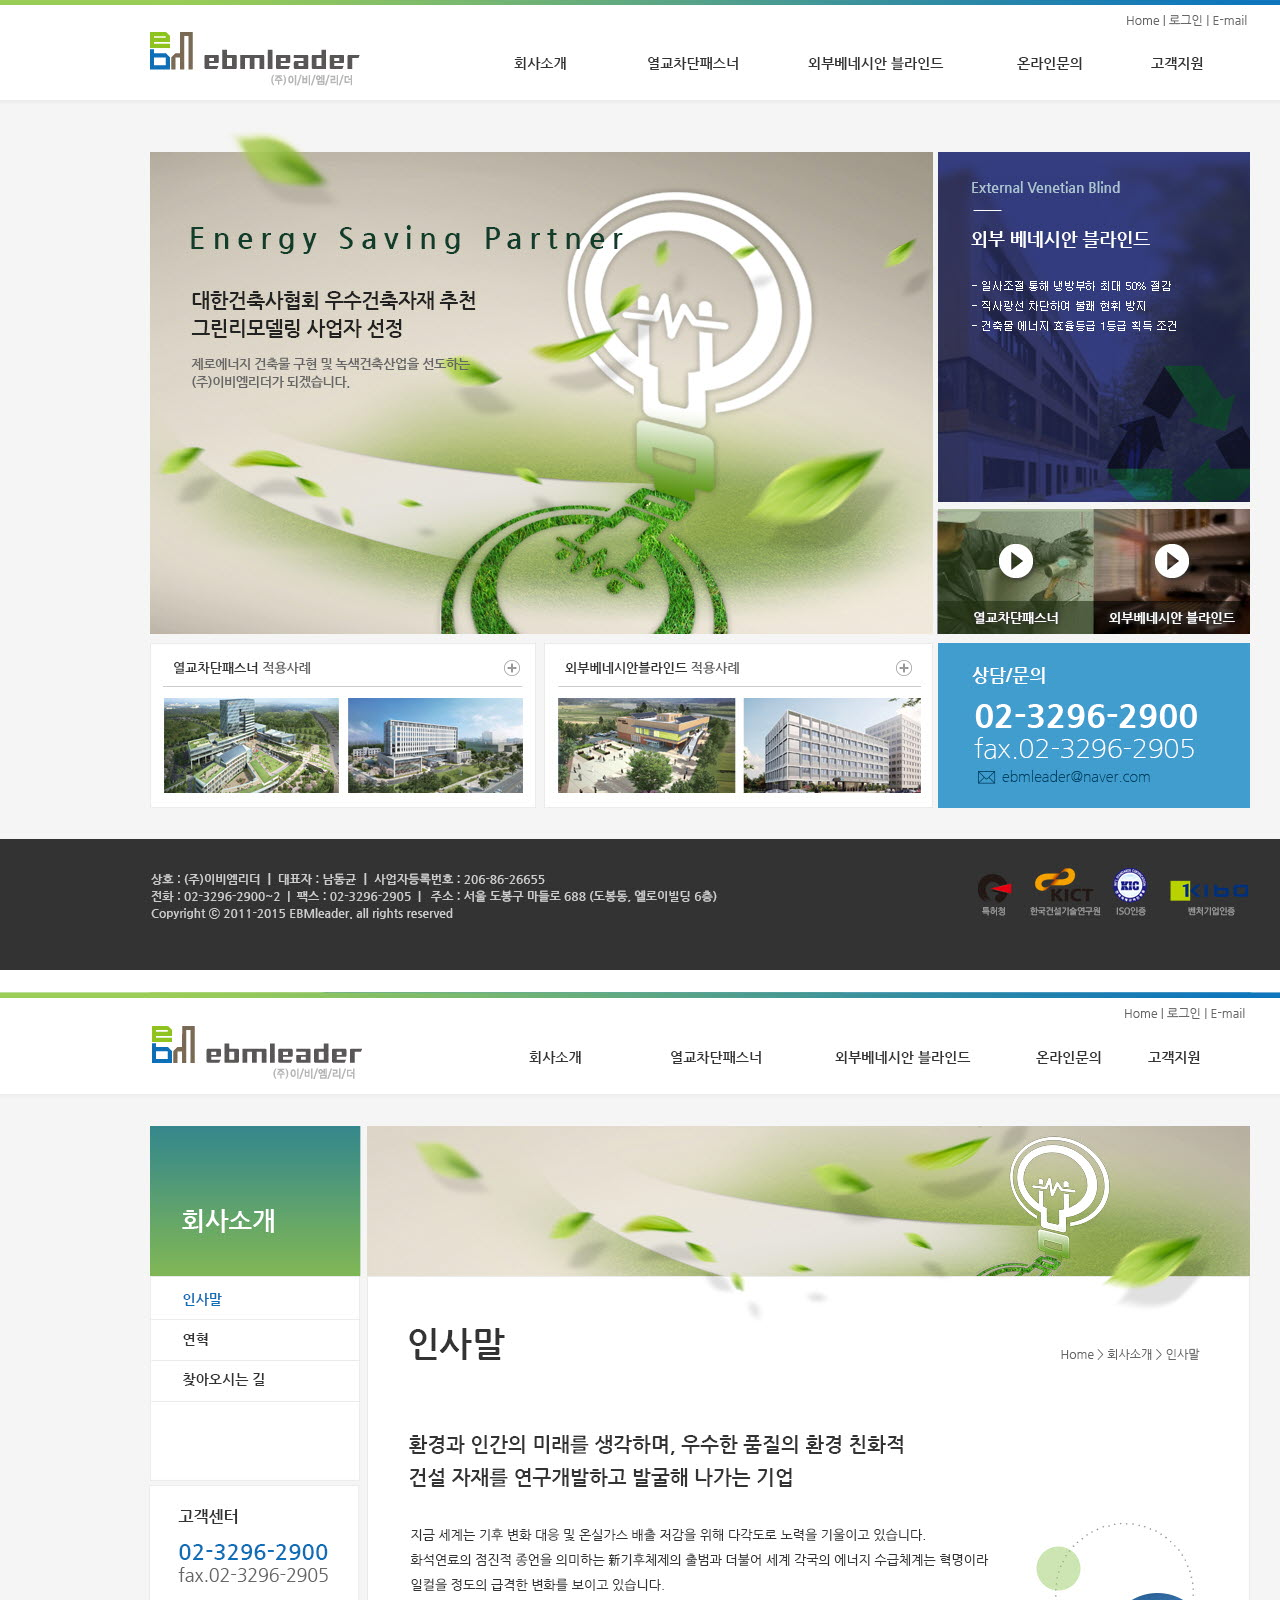
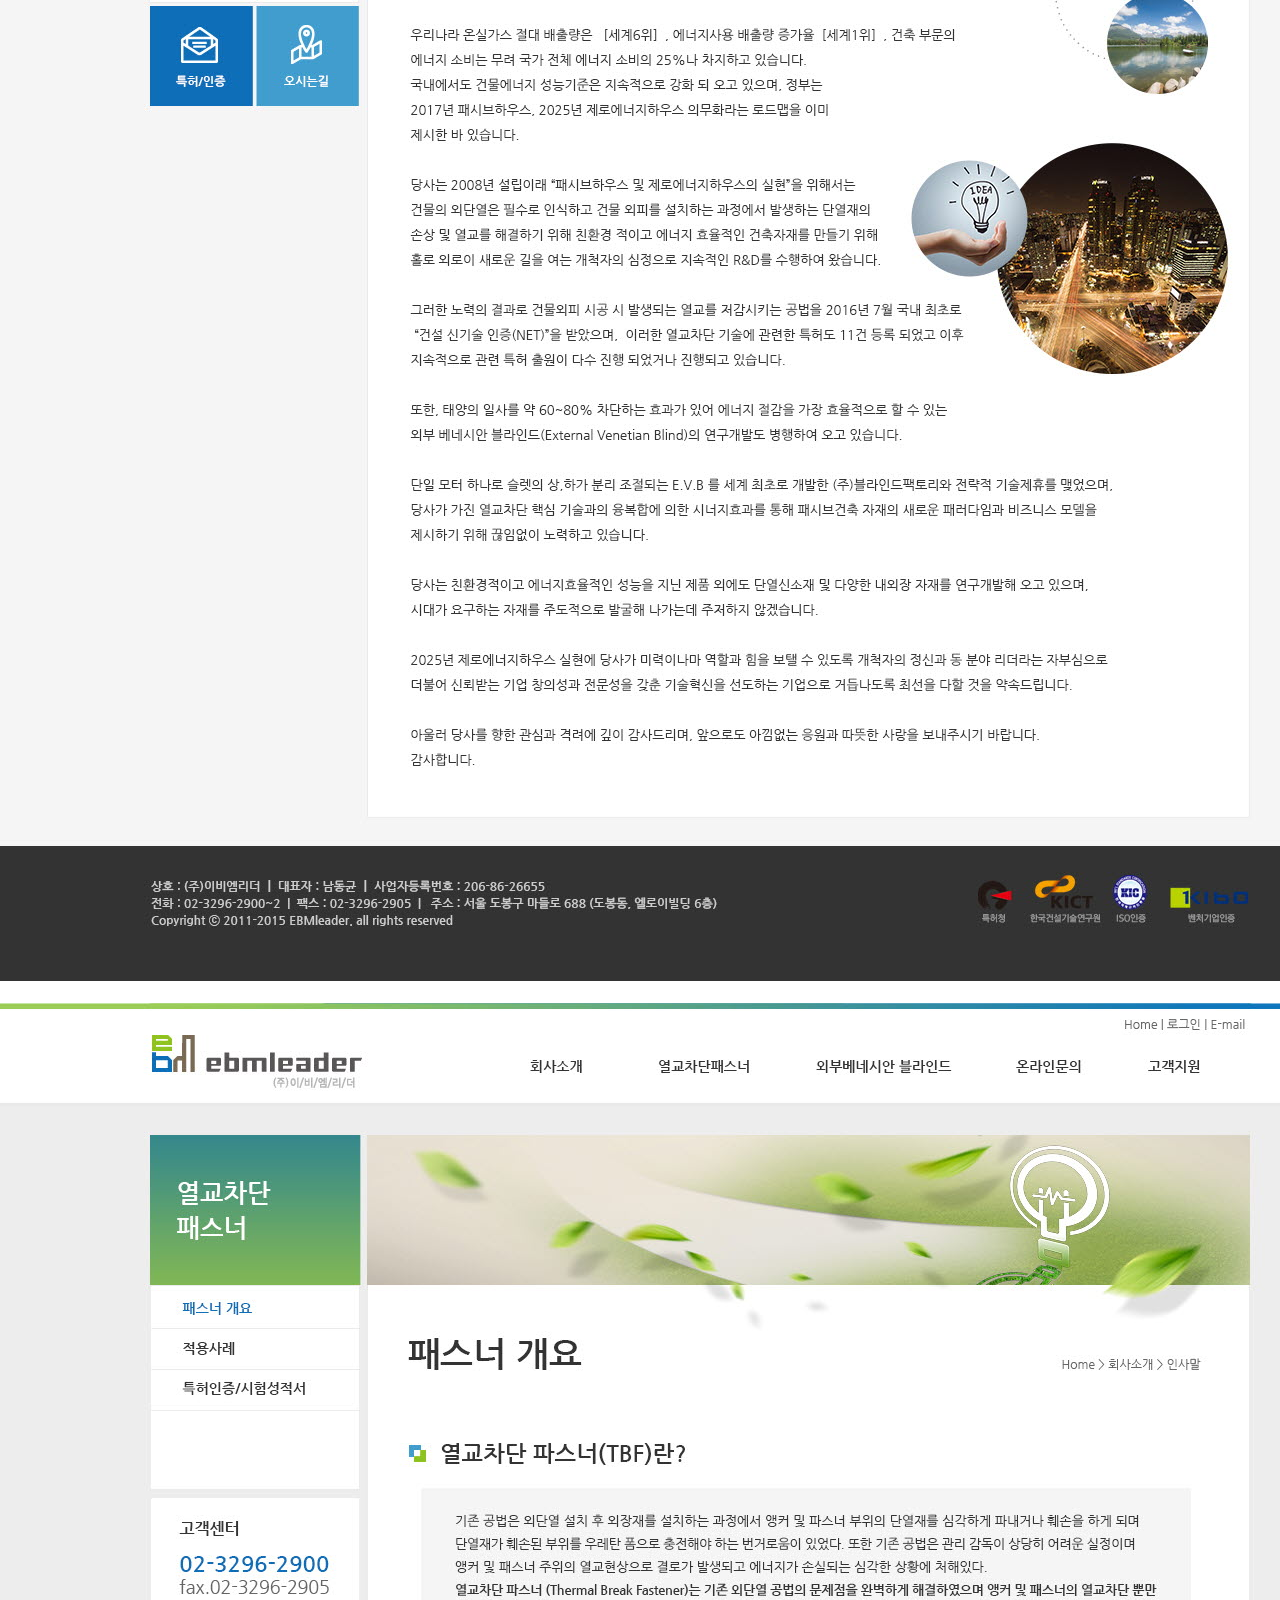
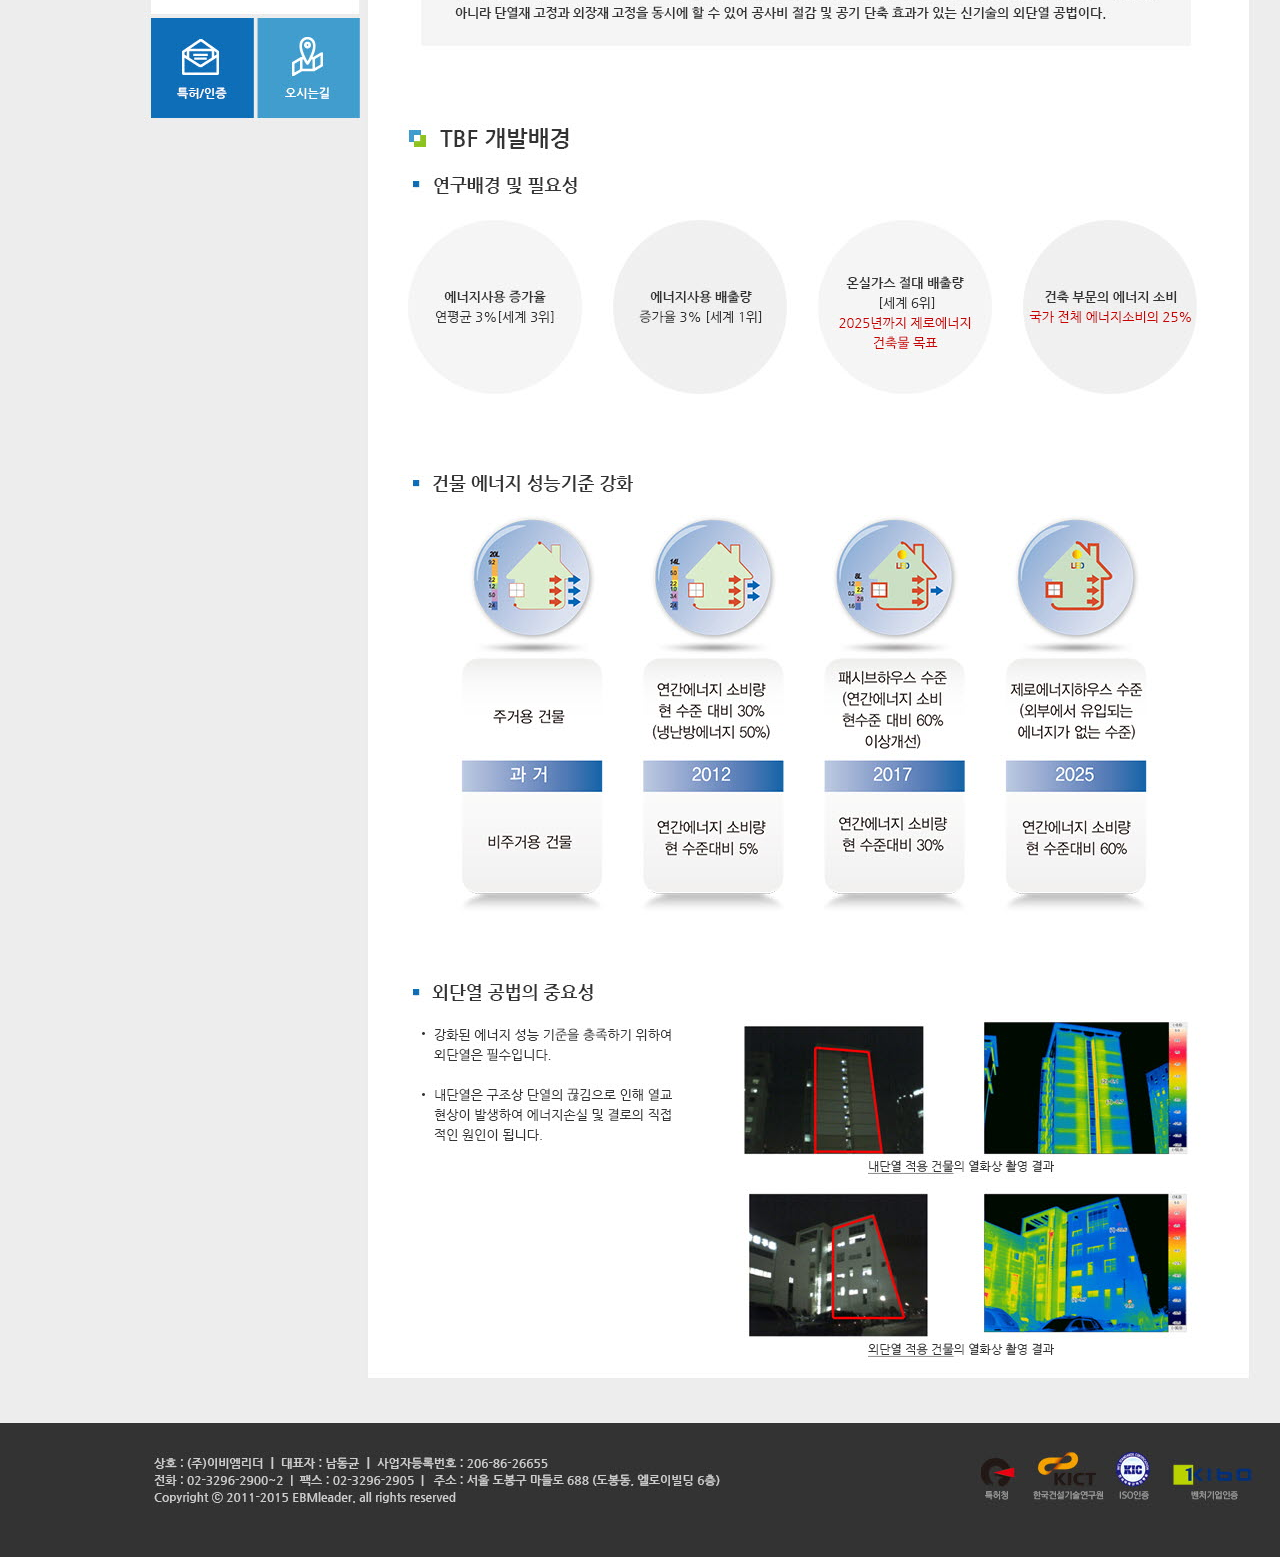
<file: sub01_page.html>
<!DOCTYPE html>
<!--[if lt IE 7]>      <html class="no-js lt-ie9 lt-ie8 lt-ie7"> <![endif]-->
<!--[if IE 7]>         <html class="no-js lt-ie9 lt-ie8"> <![endif]-->
<!--[if IE 8]>         <html class="no-js lt-ie9"> <![endif]-->
<!--[if gt IE 8]><!--> <html class="no-js"> <!--<![endif]-->
	<head>
	<meta charset="utf-8">
	<meta http-equiv="X-UA-Compatible" content="IE=edge">
	<title>이비엠리더</title>
	<meta name="viewport" content="width=device-width, initial-scale=1">
	<style>
	* { margin:0; padding:0;}
	</style>

	</head>
	<body>

	<div align="center"><img src="images/sub/index01.jpg" ><br><br><img src="images/sub/index01_sub01.jpg" ><br><br><img src="images/sub/index01_sub02.jpg" ><br></div>
    </body>
</html>
</file>
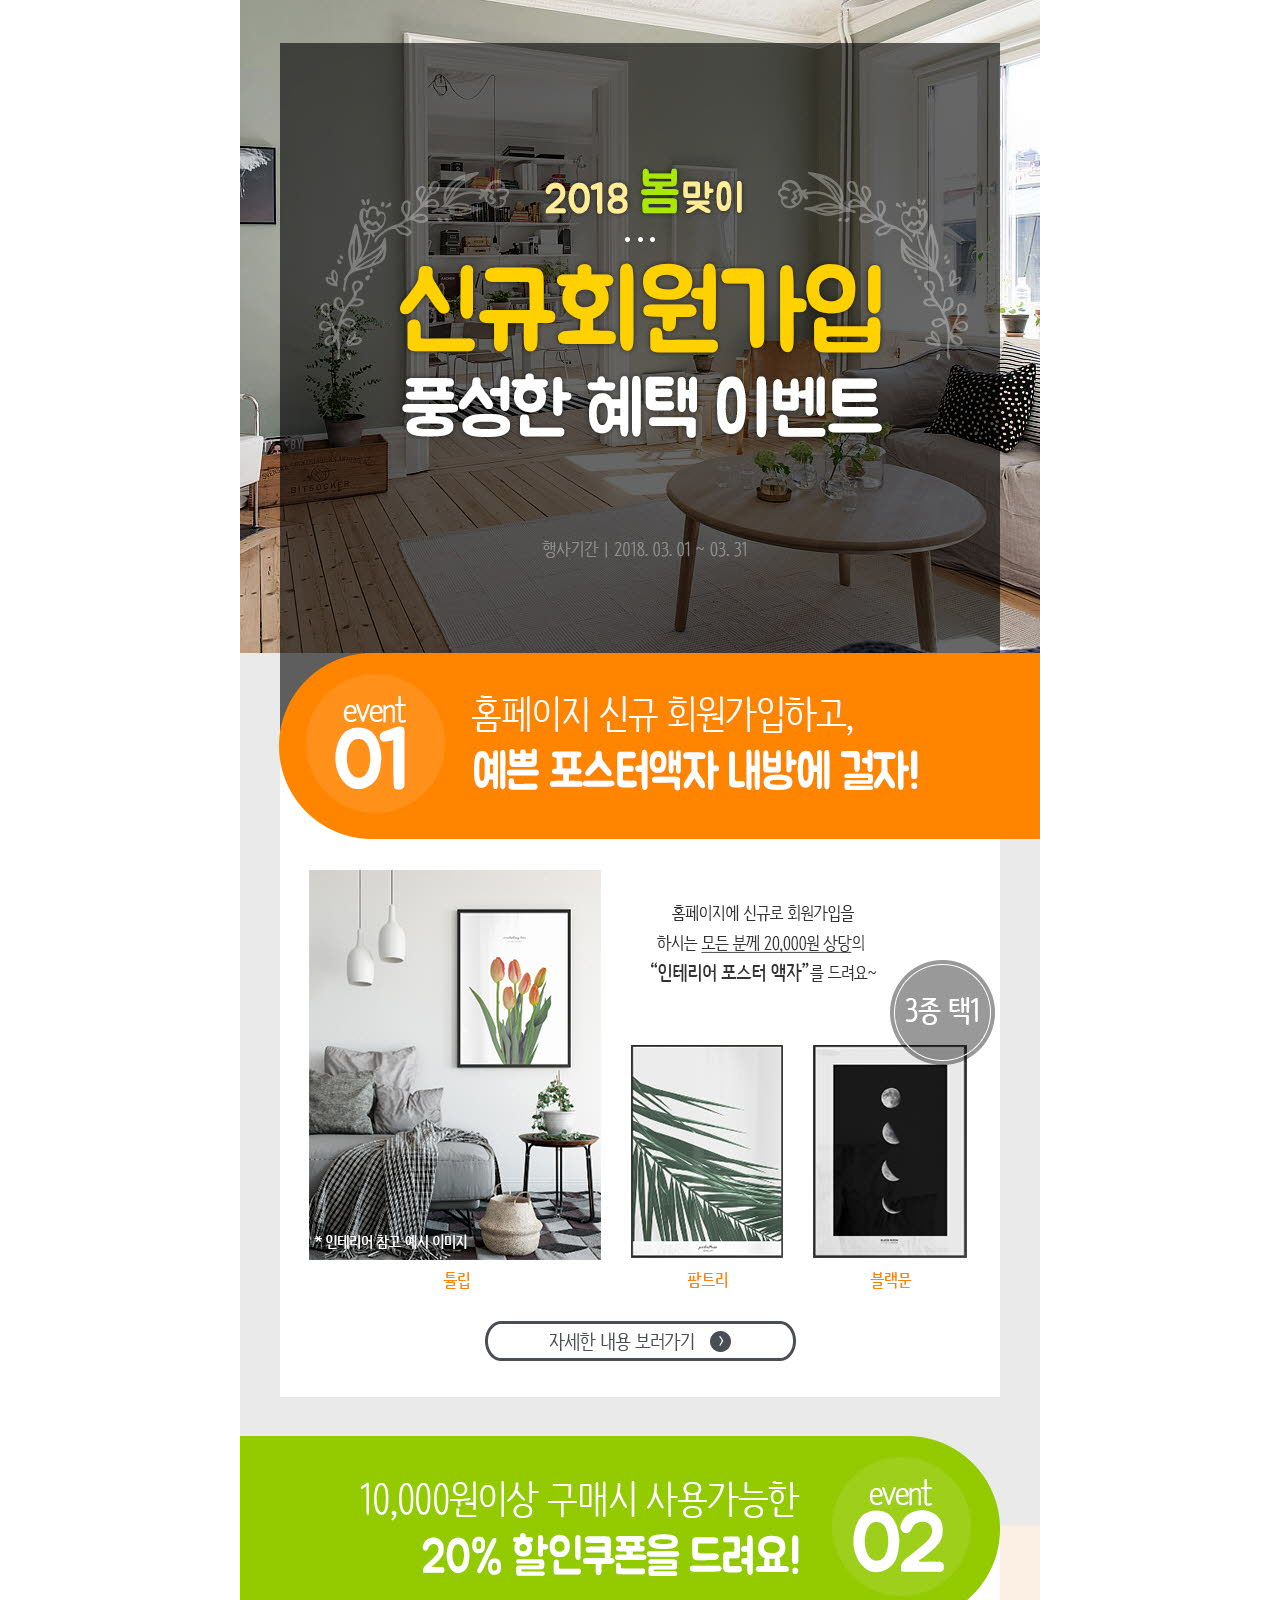
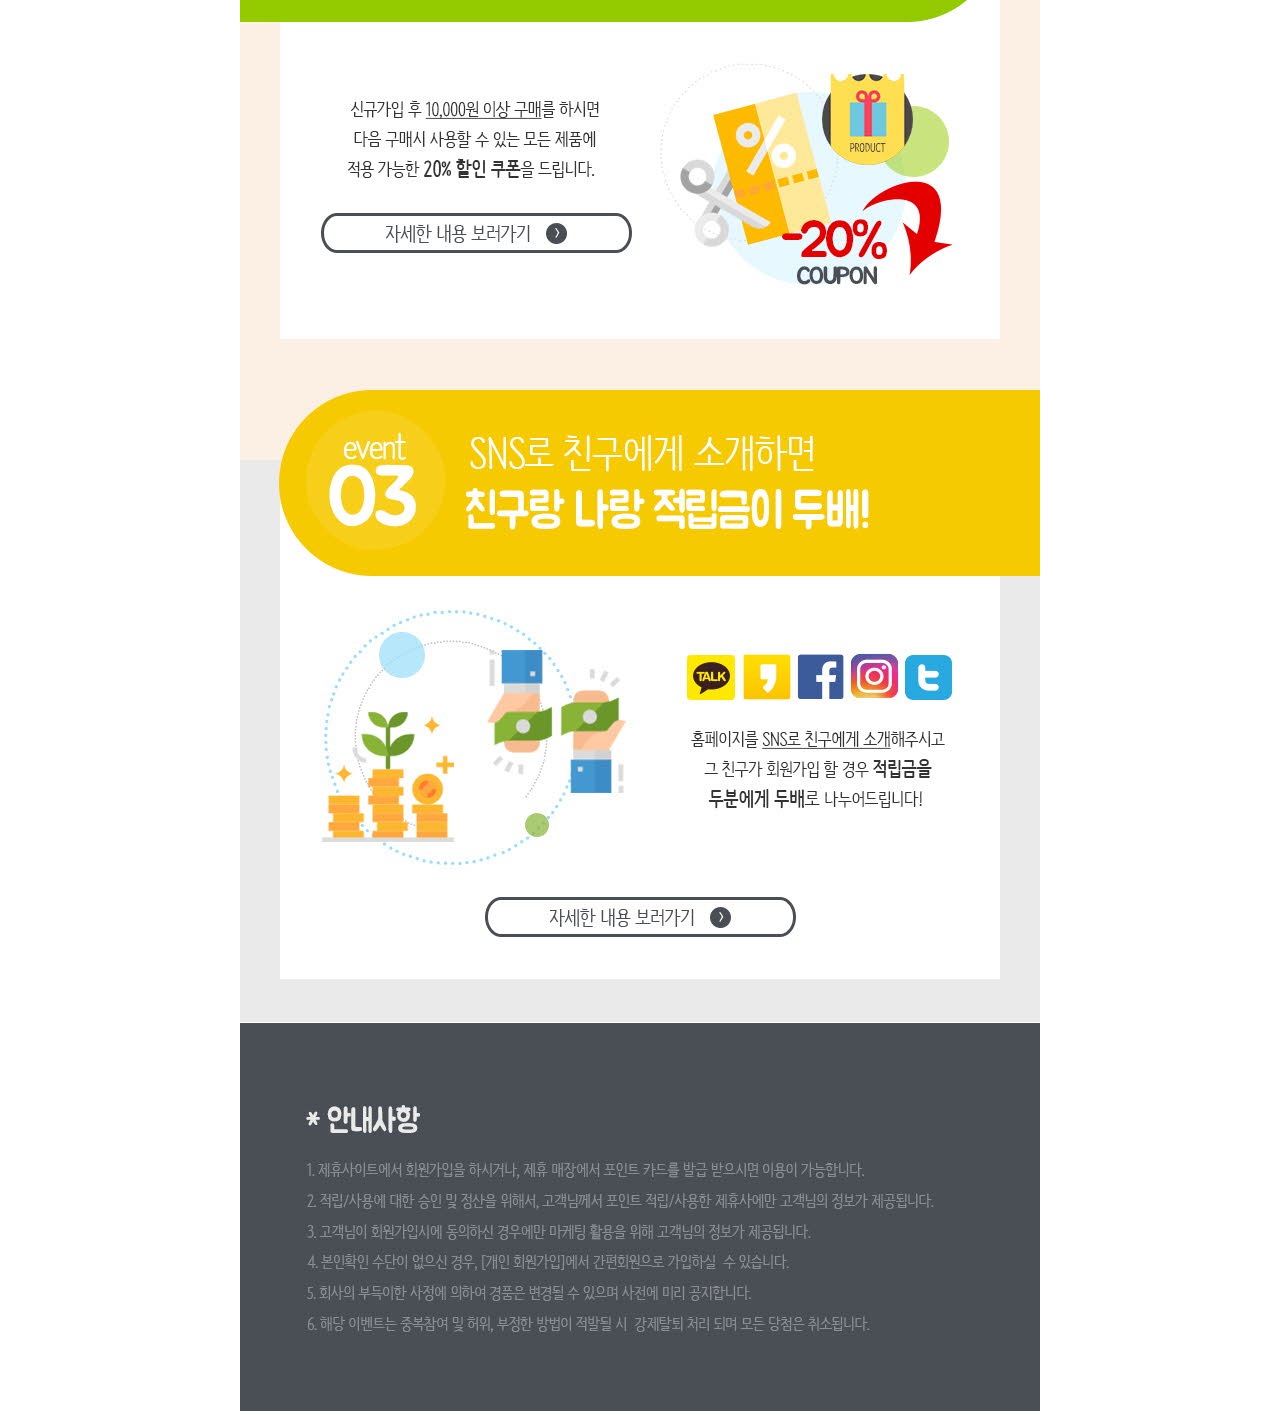
<file: sub05_page.html>
<!DOCTYPE html>
<!--[if lt IE 7]>      <html class="no-js lt-ie9 lt-ie8 lt-ie7"> <![endif]-->
<!--[if IE 7]>         <html class="no-js lt-ie9 lt-ie8"> <![endif]-->
<!--[if IE 8]>         <html class="no-js lt-ie9"> <![endif]-->
<!--[if gt IE 8]><!--> <html class="no-js"> <!--<![endif]-->
	<head>
	<meta charset="utf-8">
	<meta http-equiv="X-UA-Compatible" content="IE=edge">
	<title>설악밸리펜션</title>
	<meta name="viewport" content="width=device-width, initial-scale=1">
	<style>
	* { margin:0; padding:0;}
	</style>

	</head>
	<body>
	
	<div align="center"><img src="images/sub/index05.jpg" ></div>
    </body>
</html>
</file>
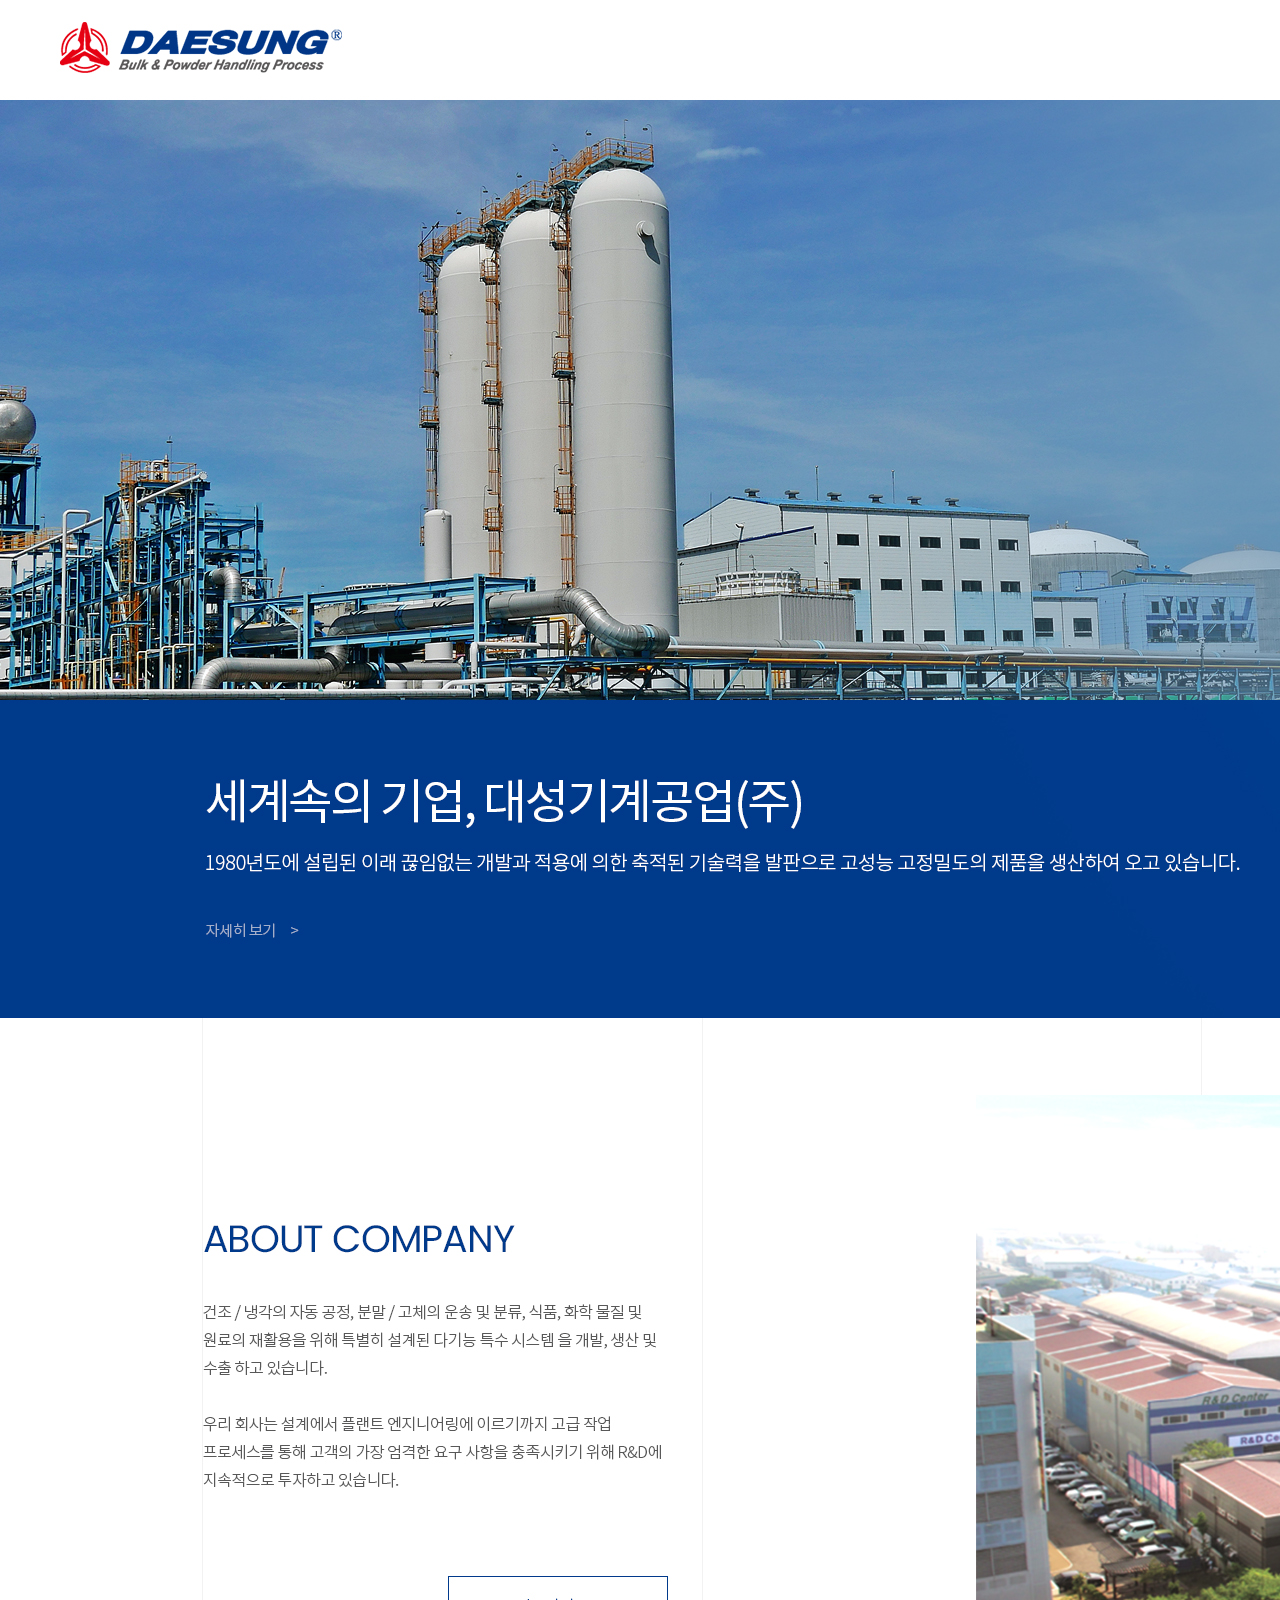
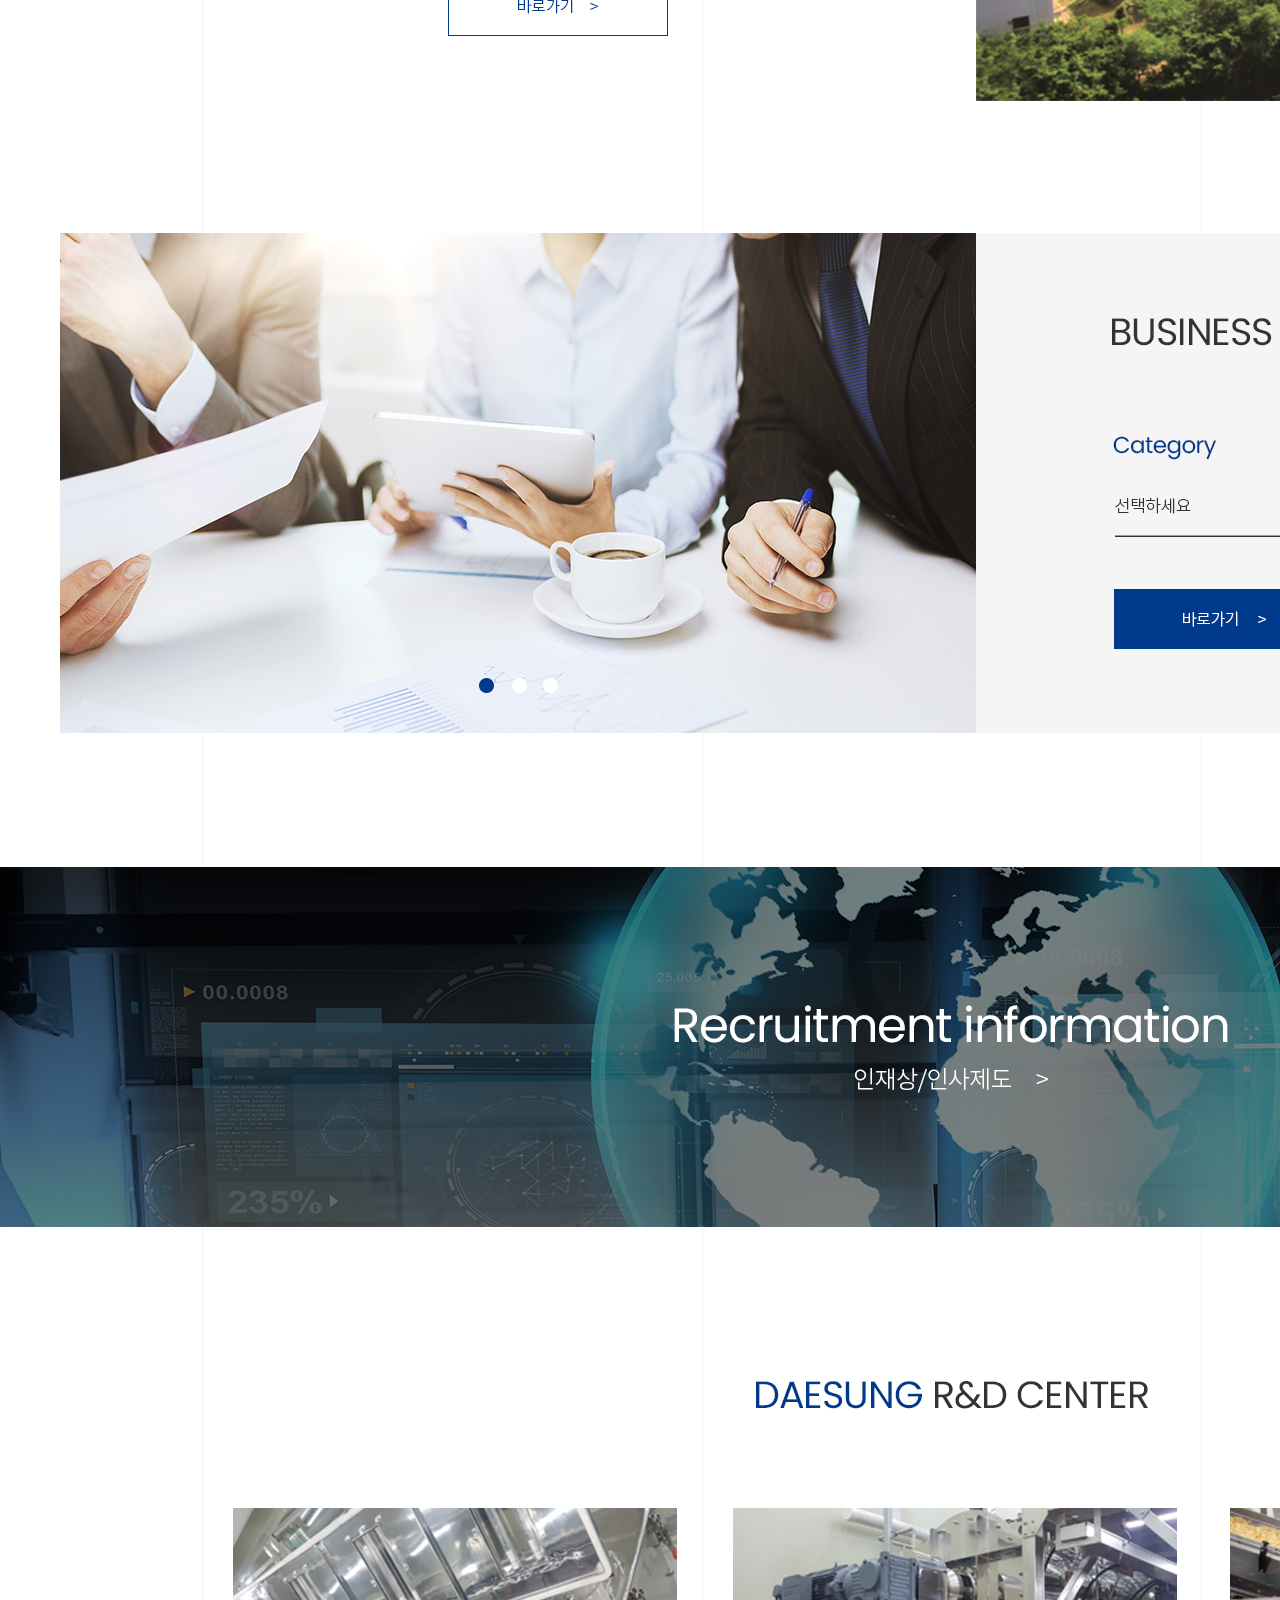
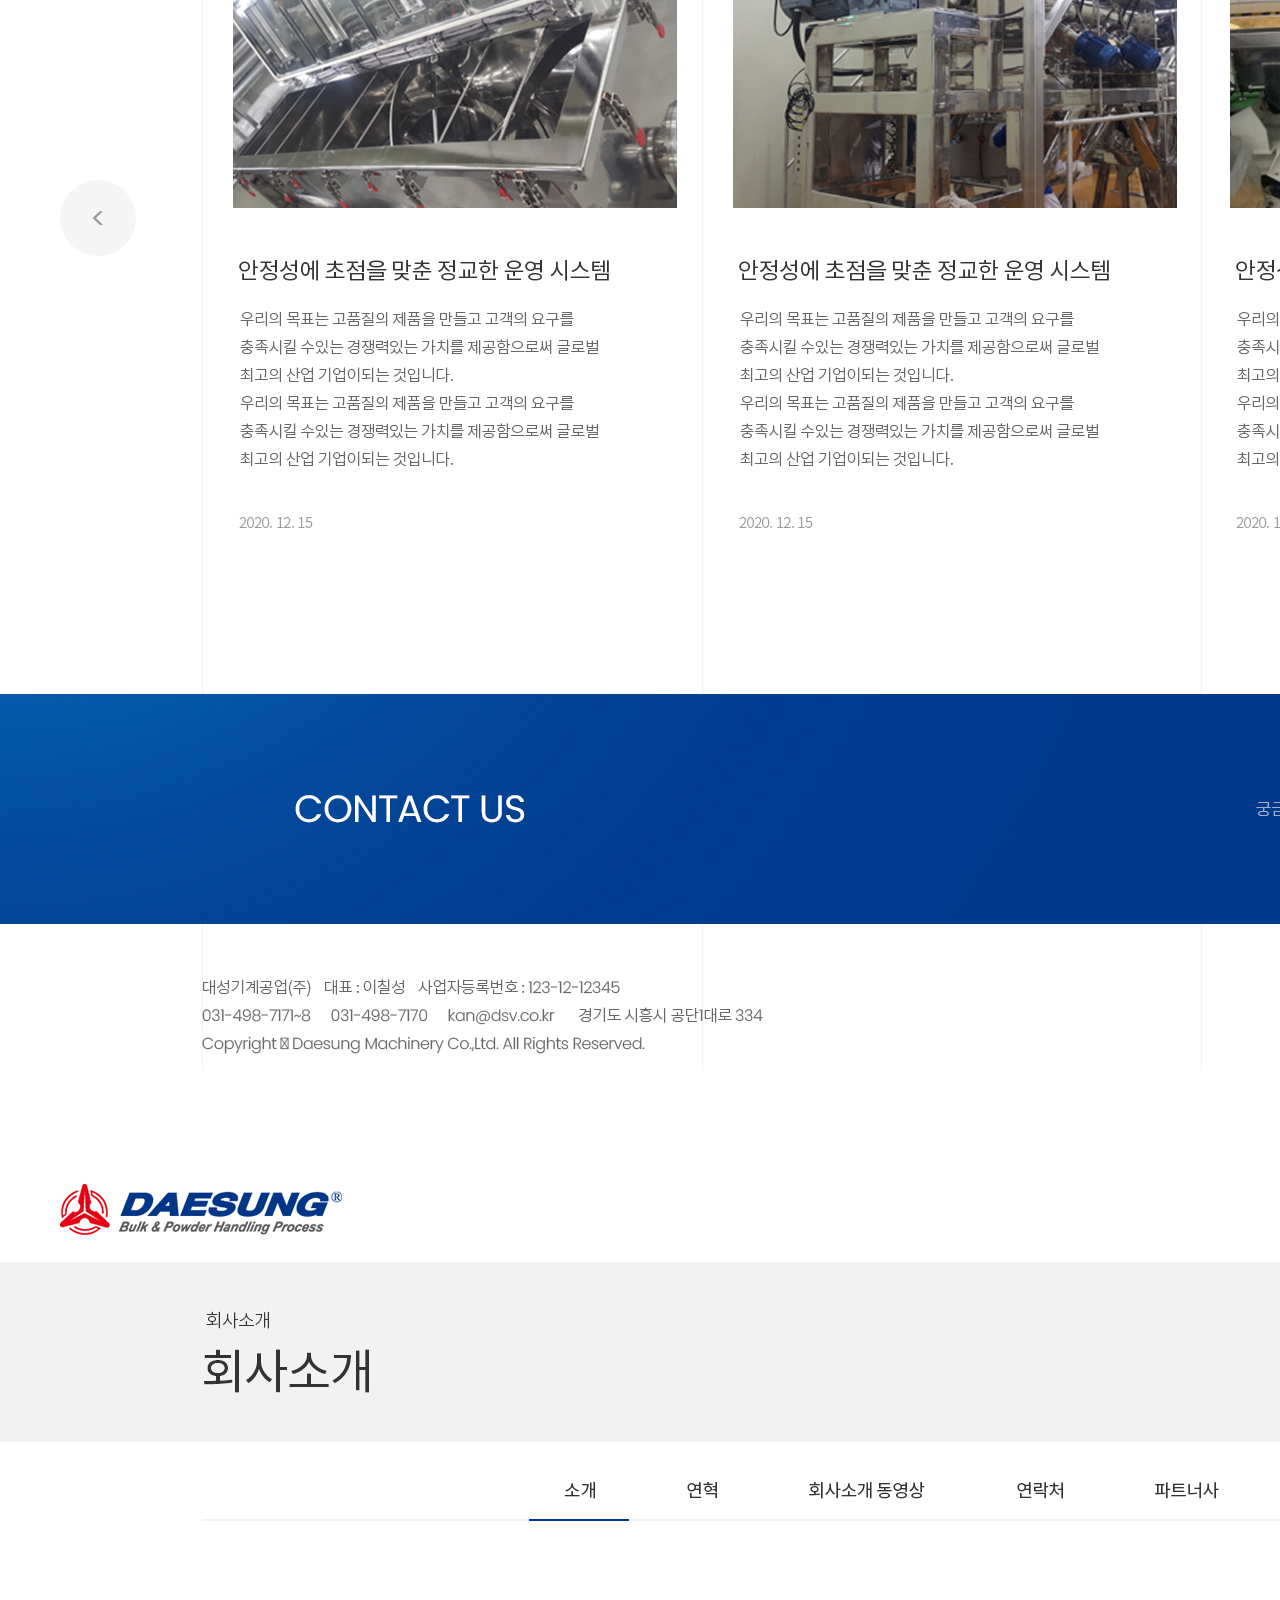
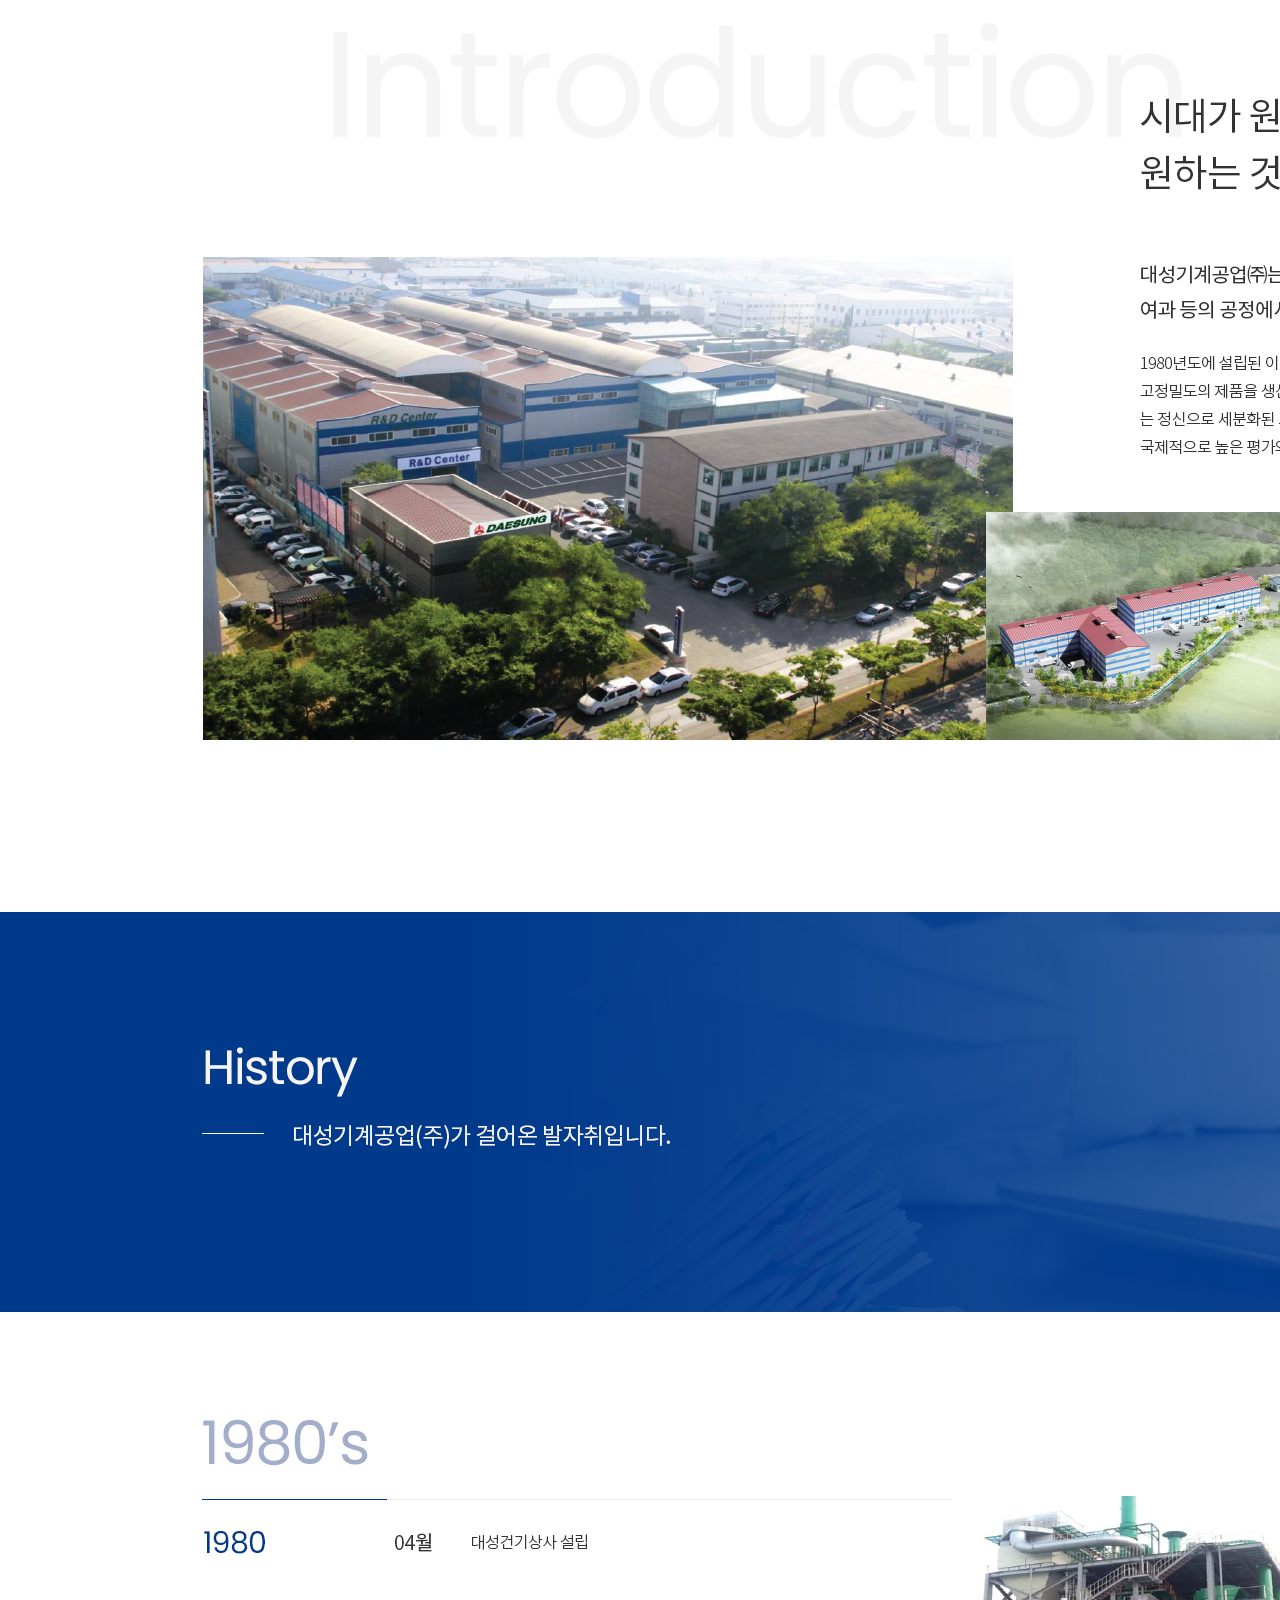
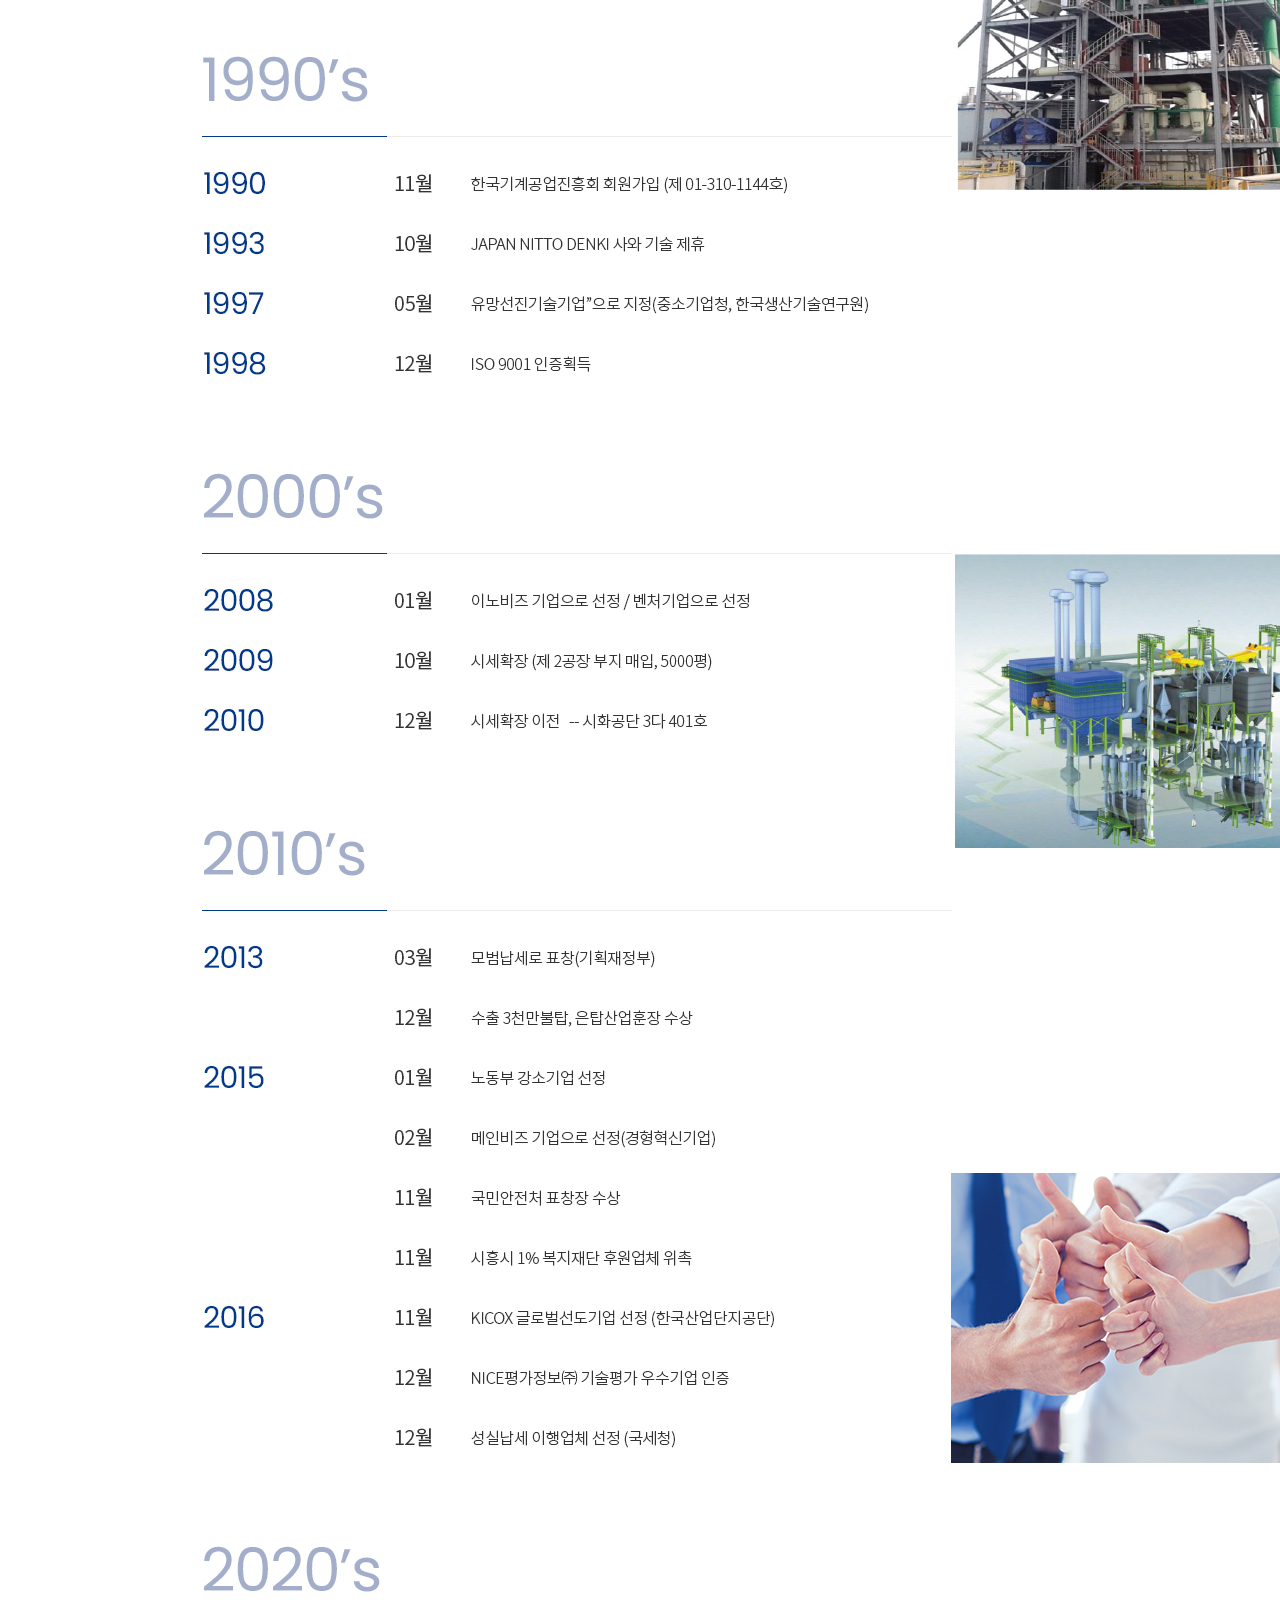
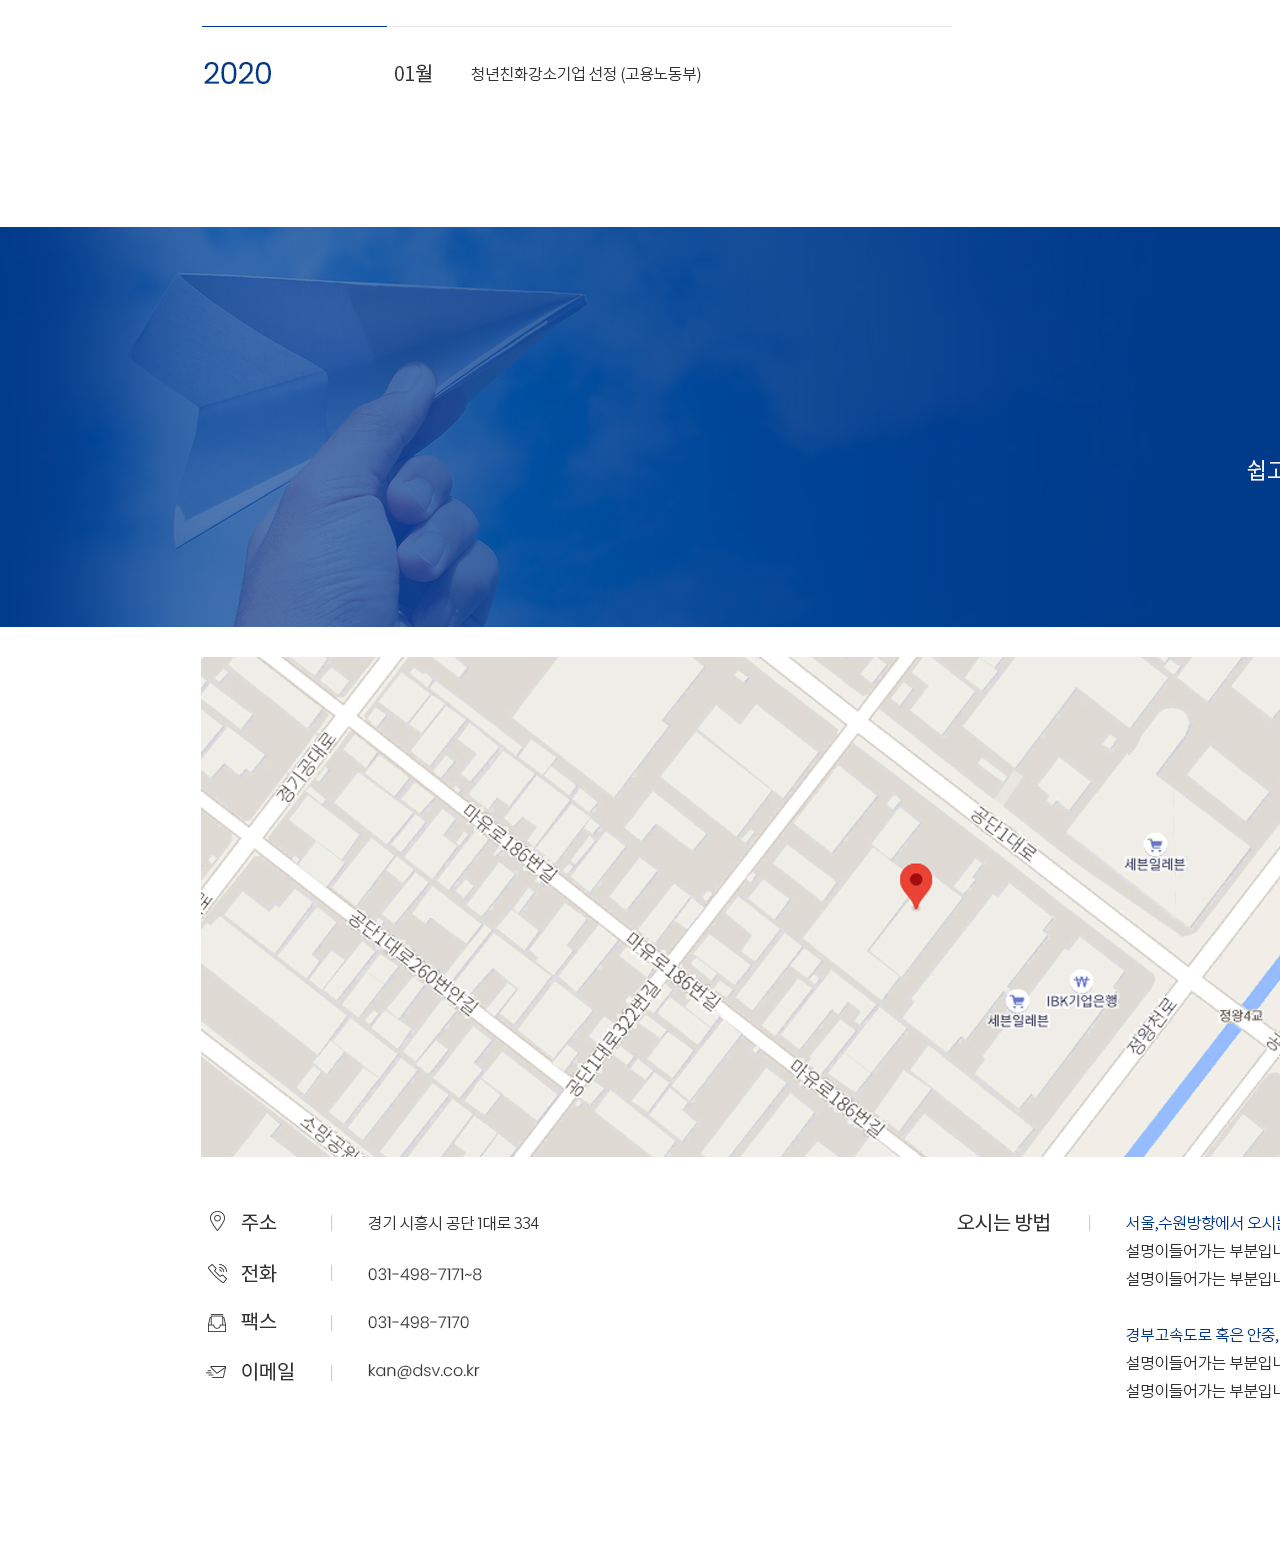
<file: sub07.html>
<!DOCTYPE html>
<!--[if lt IE 7]>      <html class="no-js lt-ie9 lt-ie8 lt-ie7"> <![endif]-->
<!--[if IE 7]>         <html class="no-js lt-ie9 lt-ie8"> <![endif]-->
<!--[if IE 8]>         <html class="no-js lt-ie9"> <![endif]-->
<!--[if gt IE 8]><!--> <html class="no-js"> <!--<![endif]-->
	<head>
	<meta charset="utf-8">
	<meta http-equiv="X-UA-Compatible" content="IE=edge">
	<title>대성기계공업 기업 홈페이지</title>
	<meta name="viewport" content="width=device-width, initial-scale=1">
	<style>
	* { margin:0; padding:0;}
	</style>

	</head>
	<body>

	<div align="center"><img src="images/sub/index07.jpg" alt="Image" ><br /><br /><br />	<img src="images/sub/index07_02.jpg" alt="Image" ></div>
    </body>
</html>
</file>
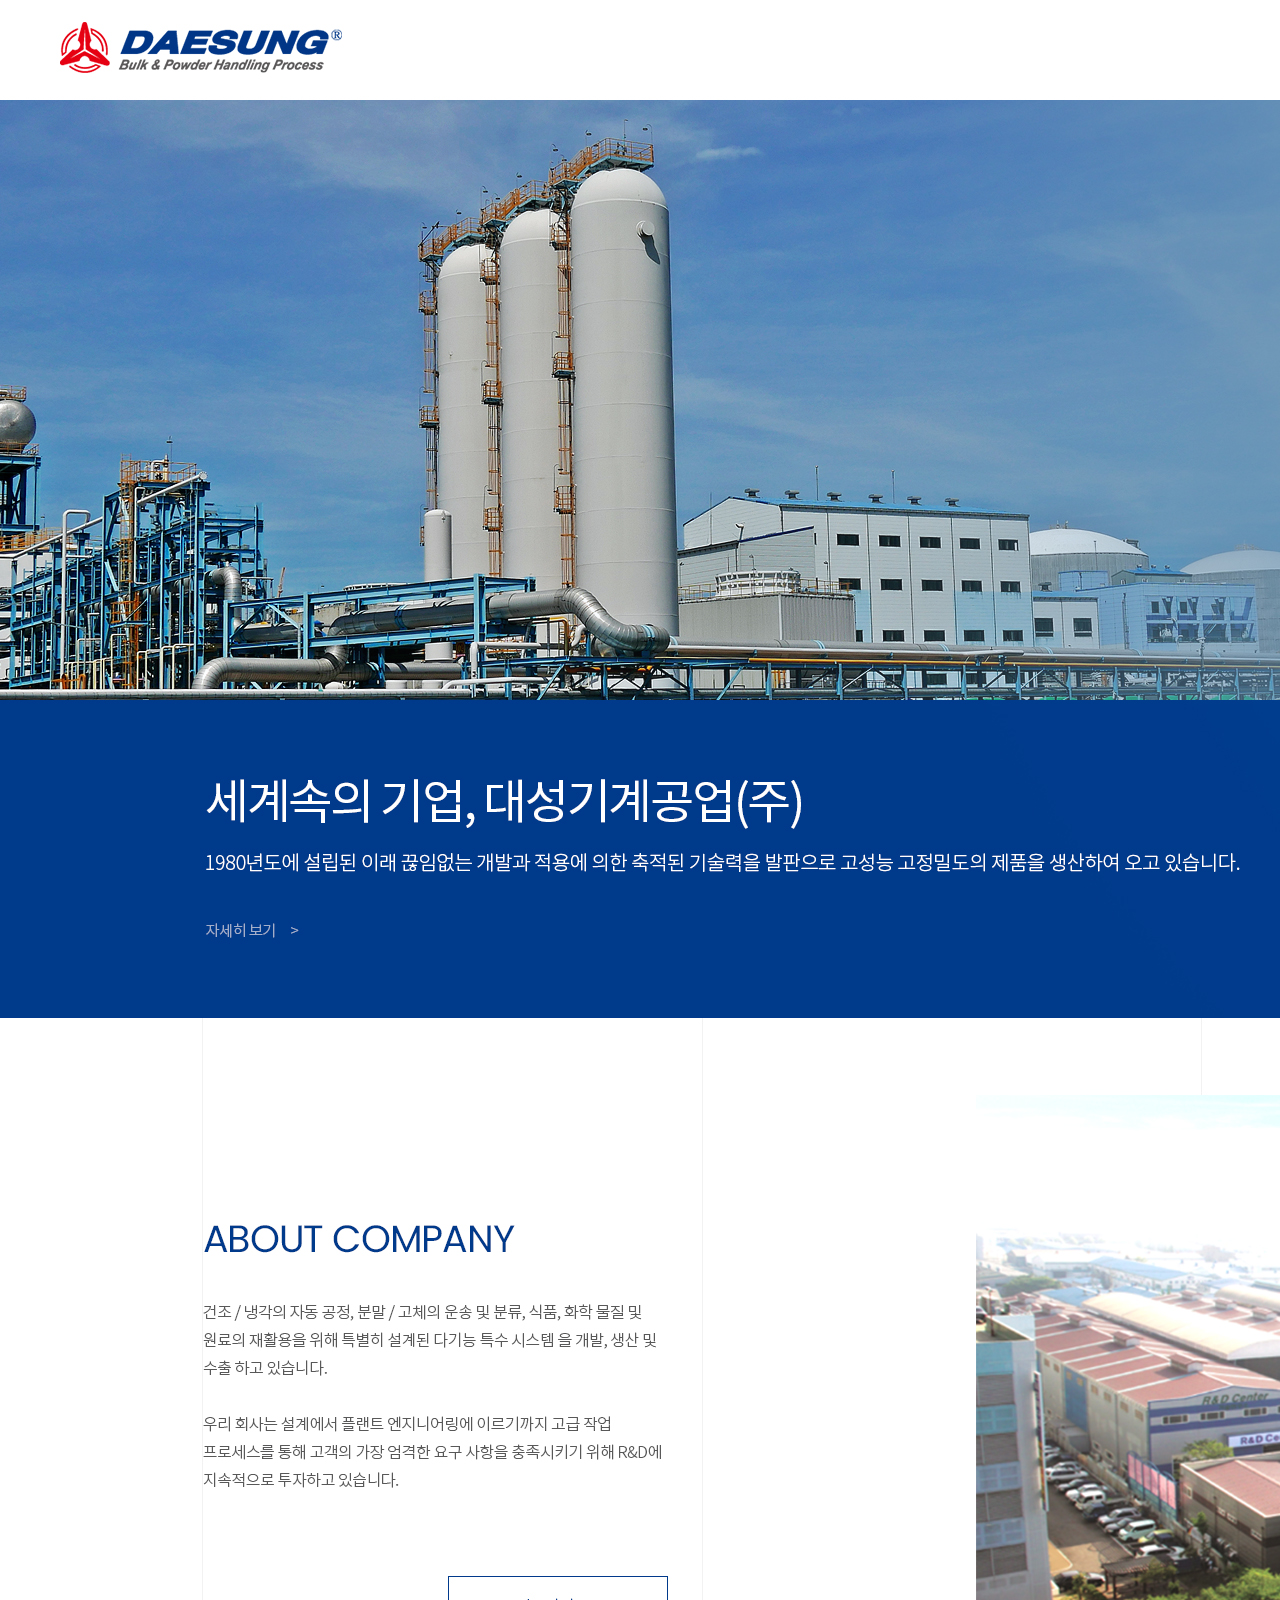
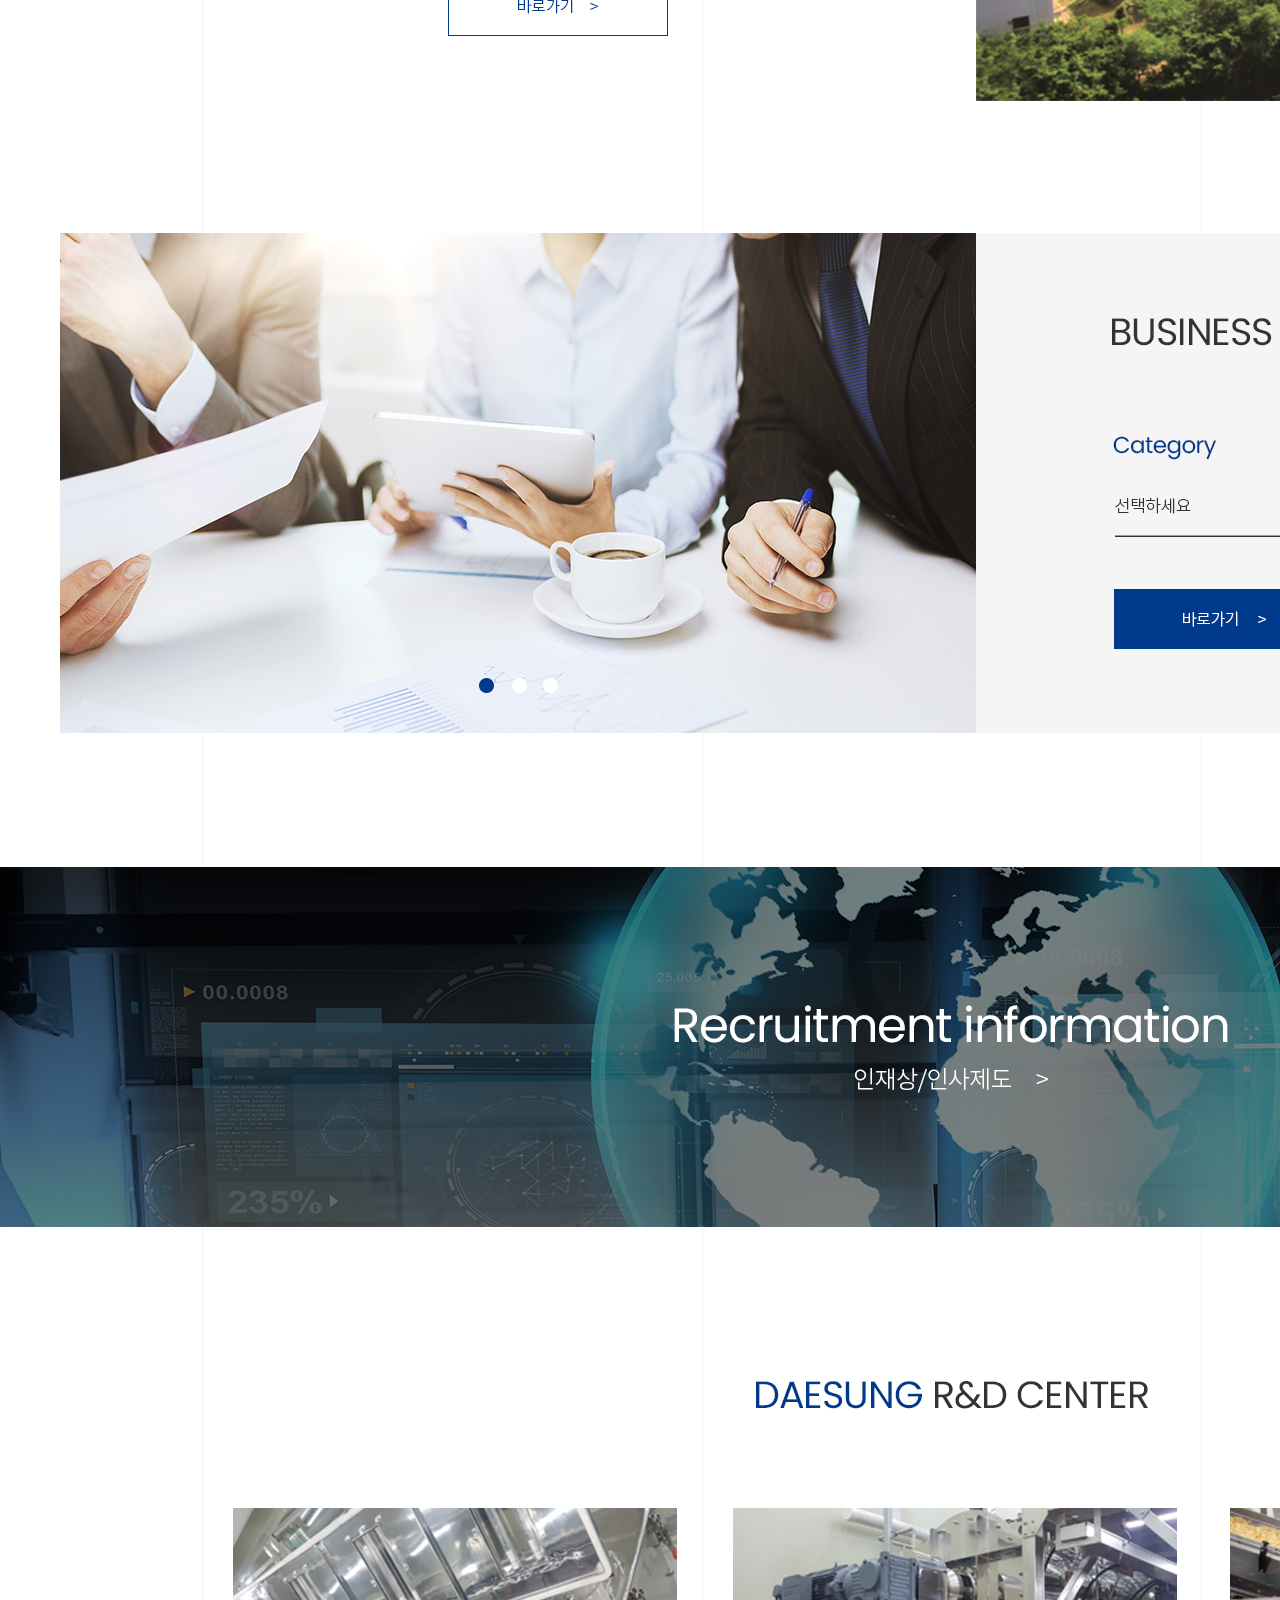
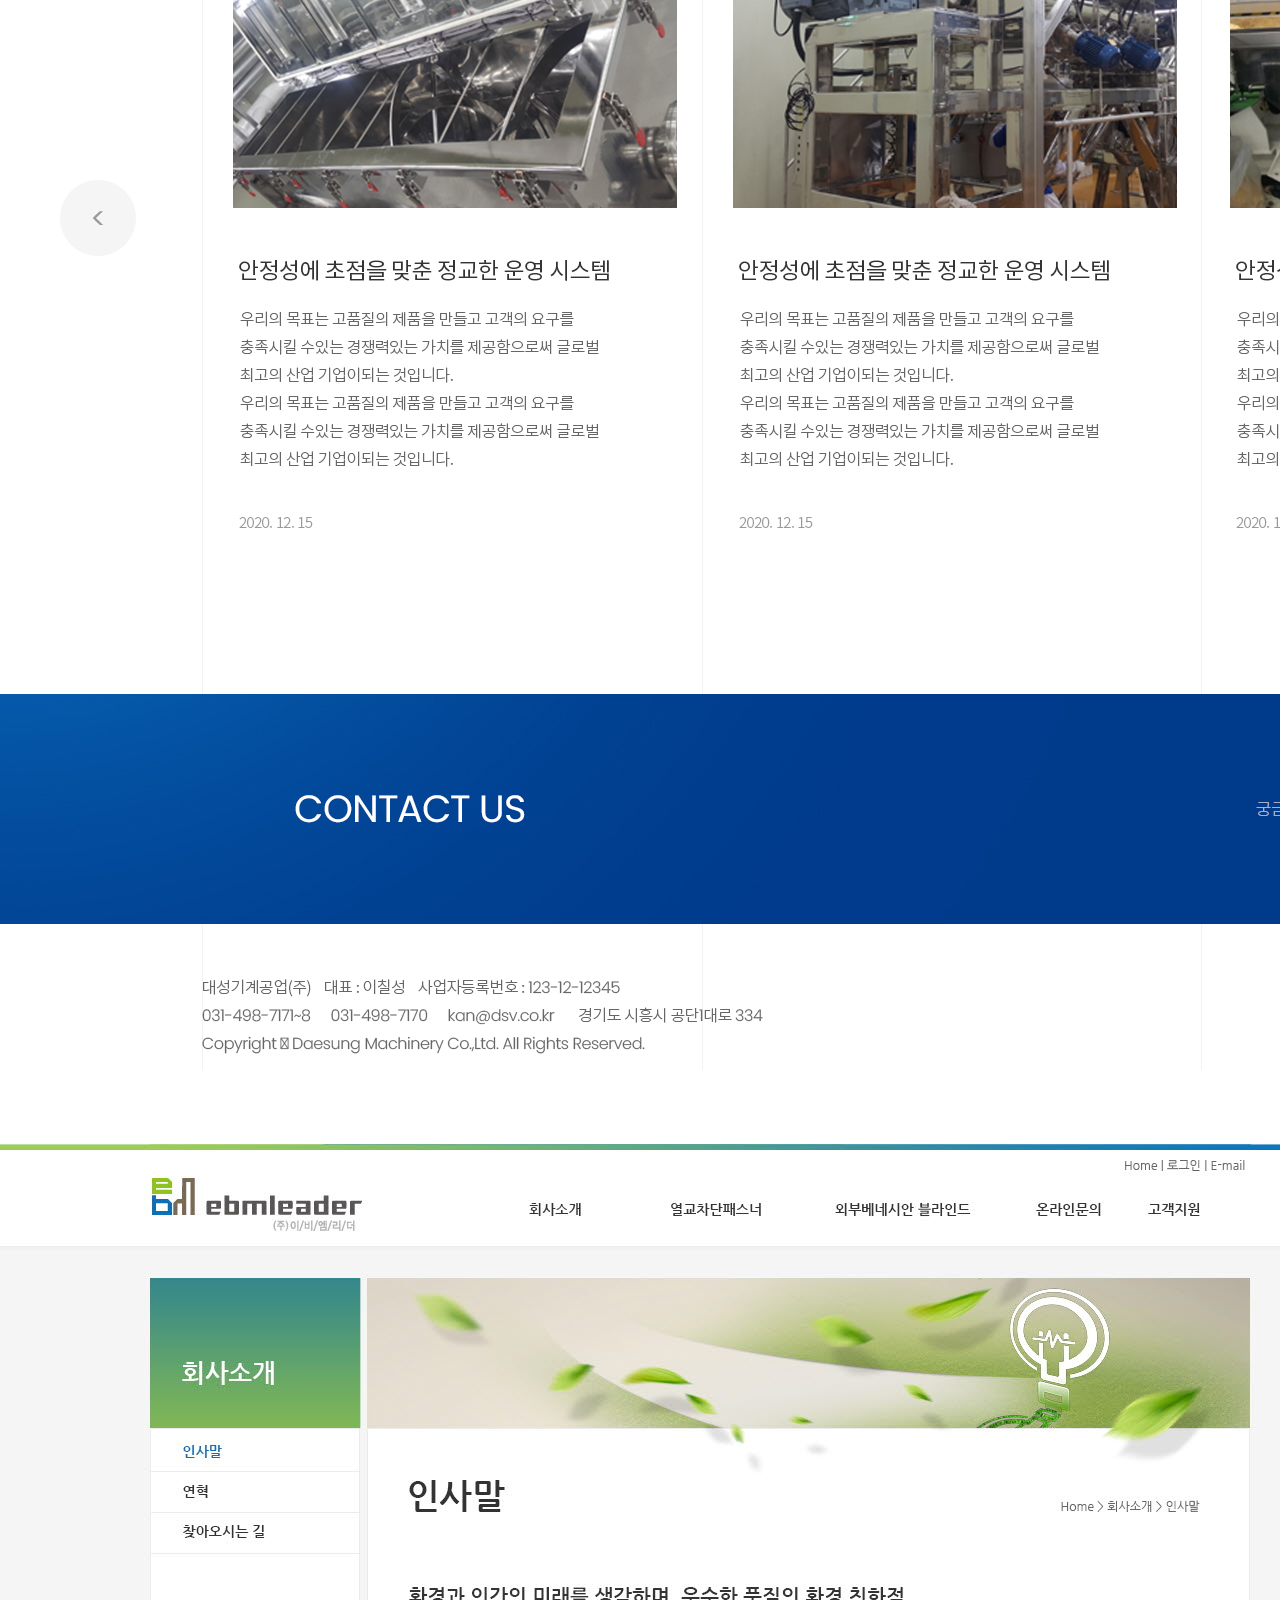
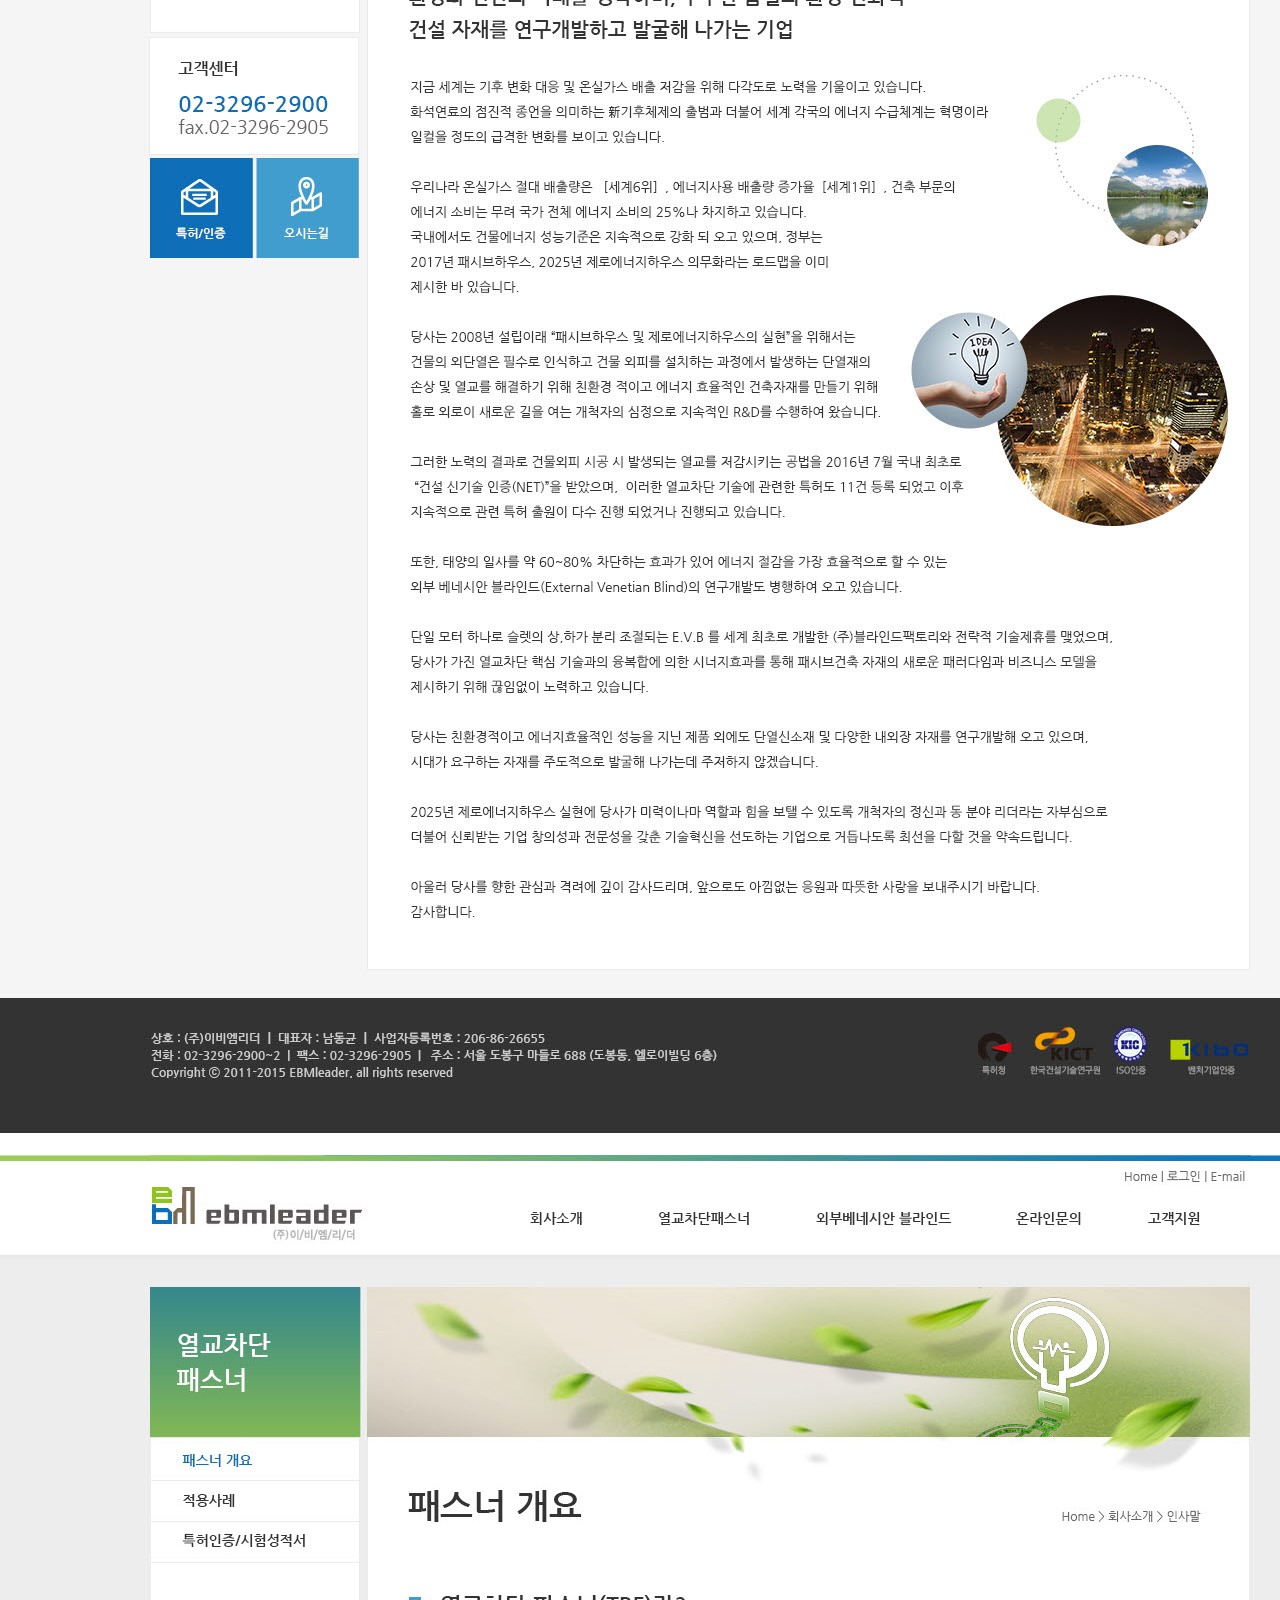
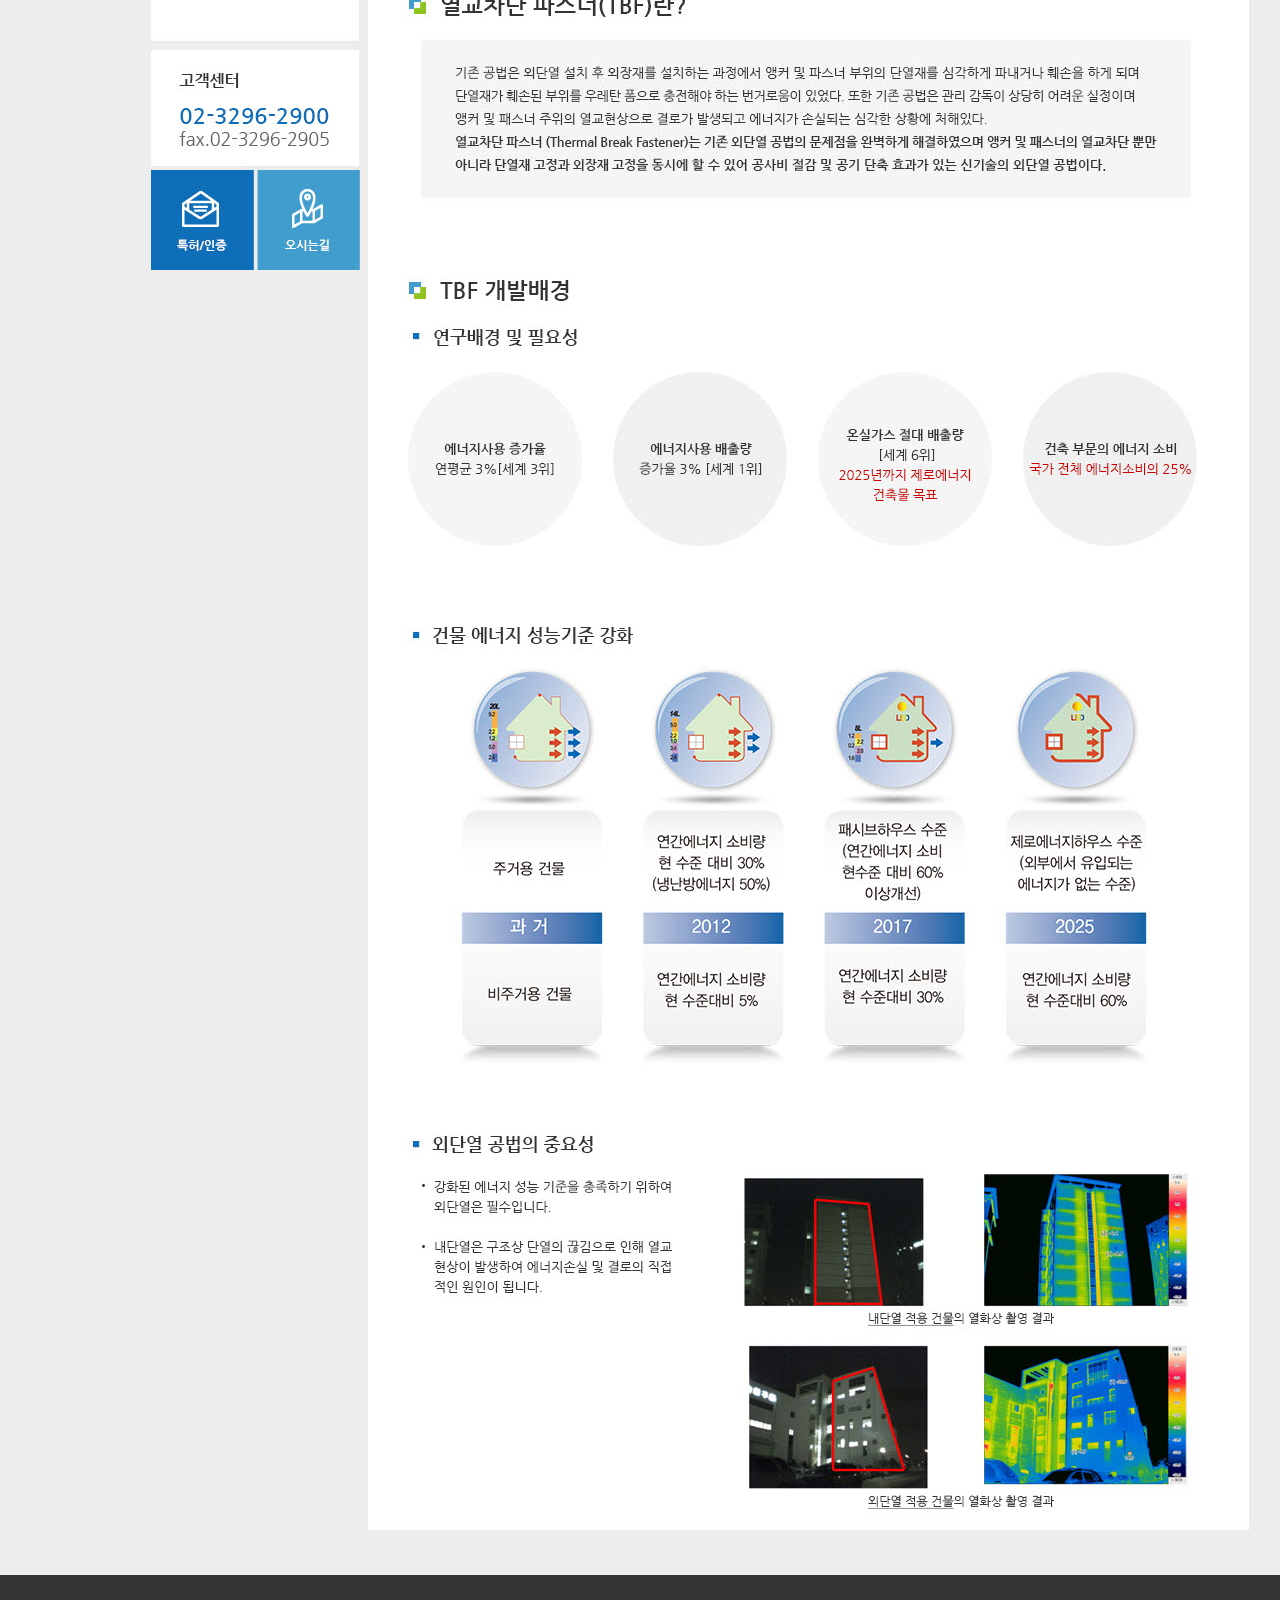
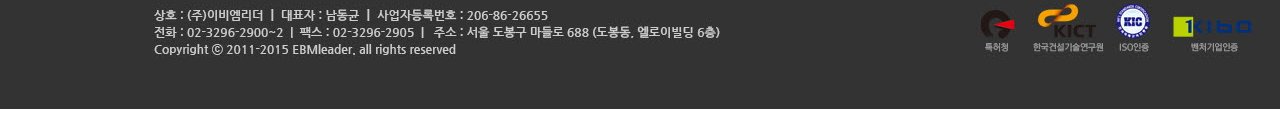
<file: sub07_page.html>
<!DOCTYPE html>
<!--[if lt IE 7]>      <html class="no-js lt-ie9 lt-ie8 lt-ie7"> <![endif]-->
<!--[if IE 7]>         <html class="no-js lt-ie9 lt-ie8"> <![endif]-->
<!--[if IE 8]>         <html class="no-js lt-ie9"> <![endif]-->
<!--[if gt IE 8]><!--> <html class="no-js"> <!--<![endif]-->
	<head>
	<meta charset="utf-8">
	<meta http-equiv="X-UA-Compatible" content="IE=edge">
	<title>이비엠리더</title>
	<meta name="viewport" content="width=device-width, initial-scale=1">
	<style>
	* { margin:0; padding:0;}
	</style>

	</head>
	<body>
	
	<div align="center"><img src="images/sub/index07.jpg" ><br><br><img src="images/sub/index07_sub01.jpg" ><br><br><img src="images/sub/index07_sub02.jpg" ><br></div>
    </body>
</html>
</file>
